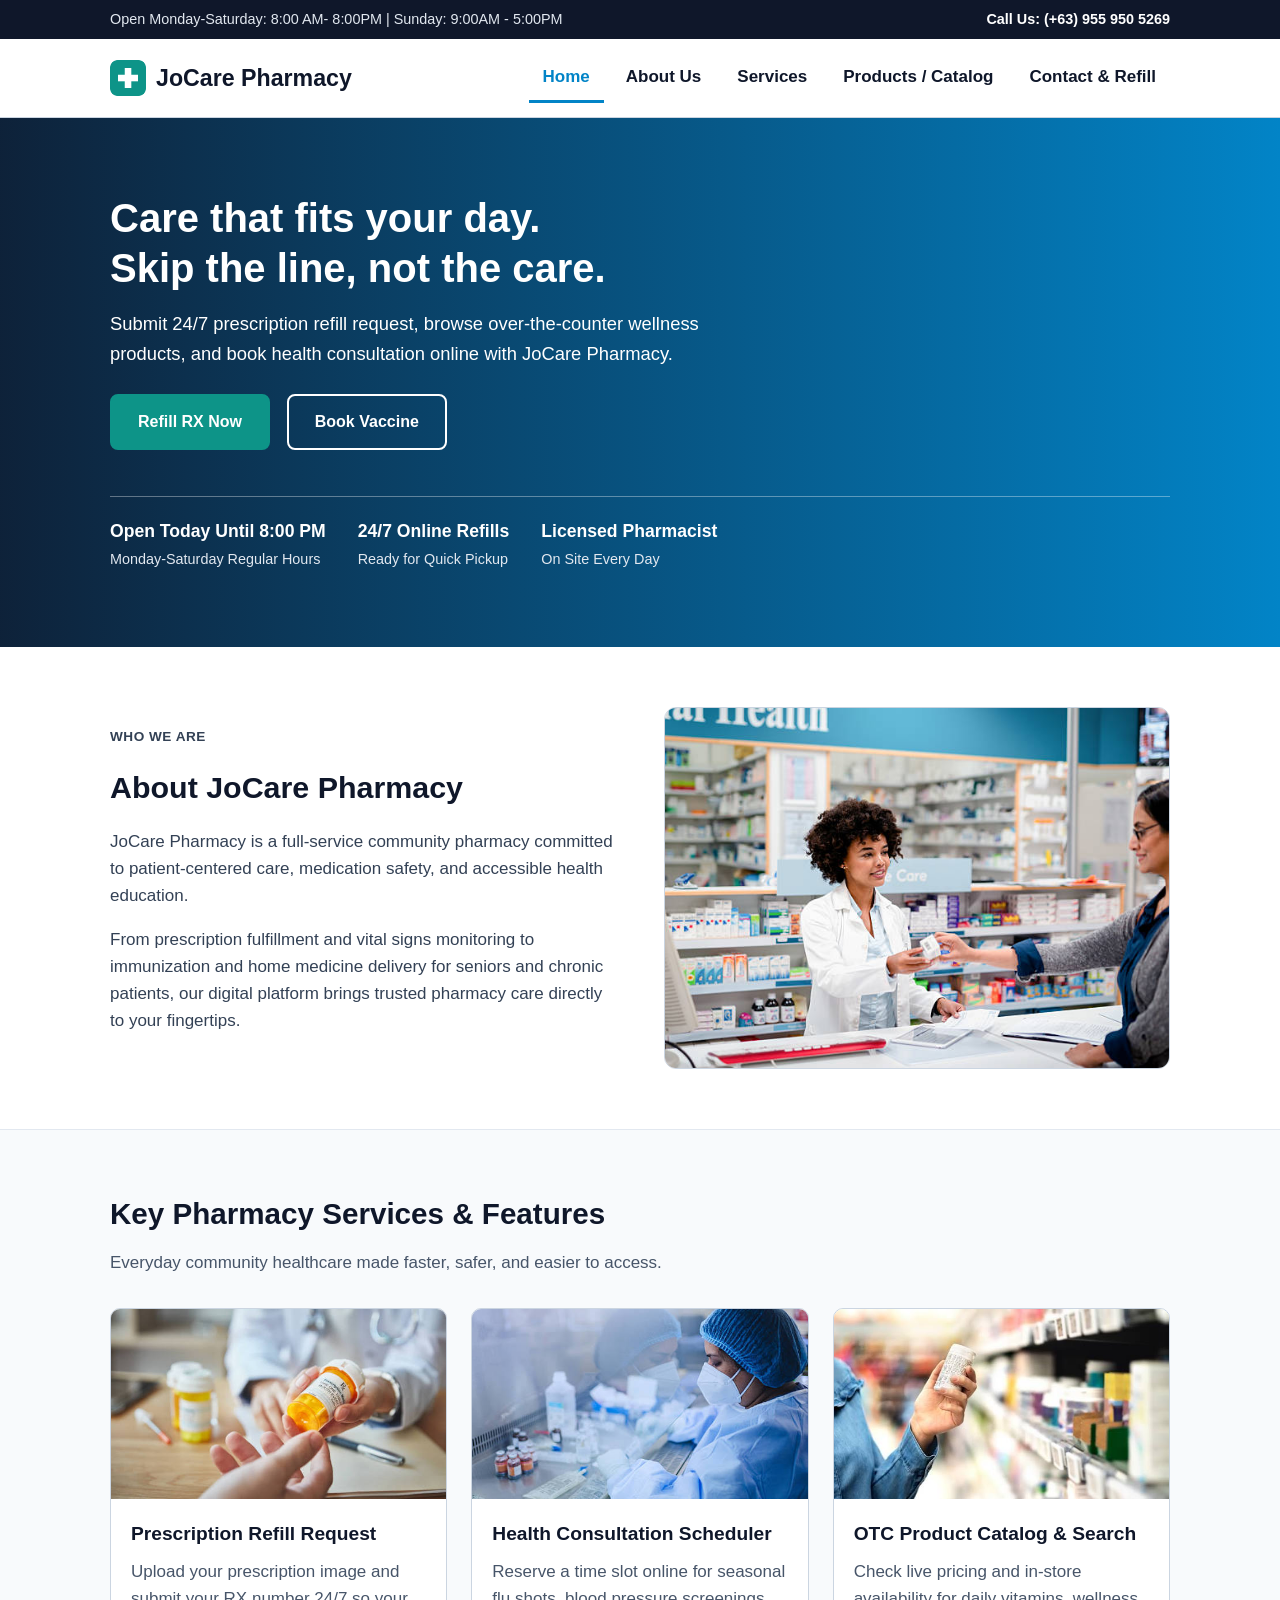
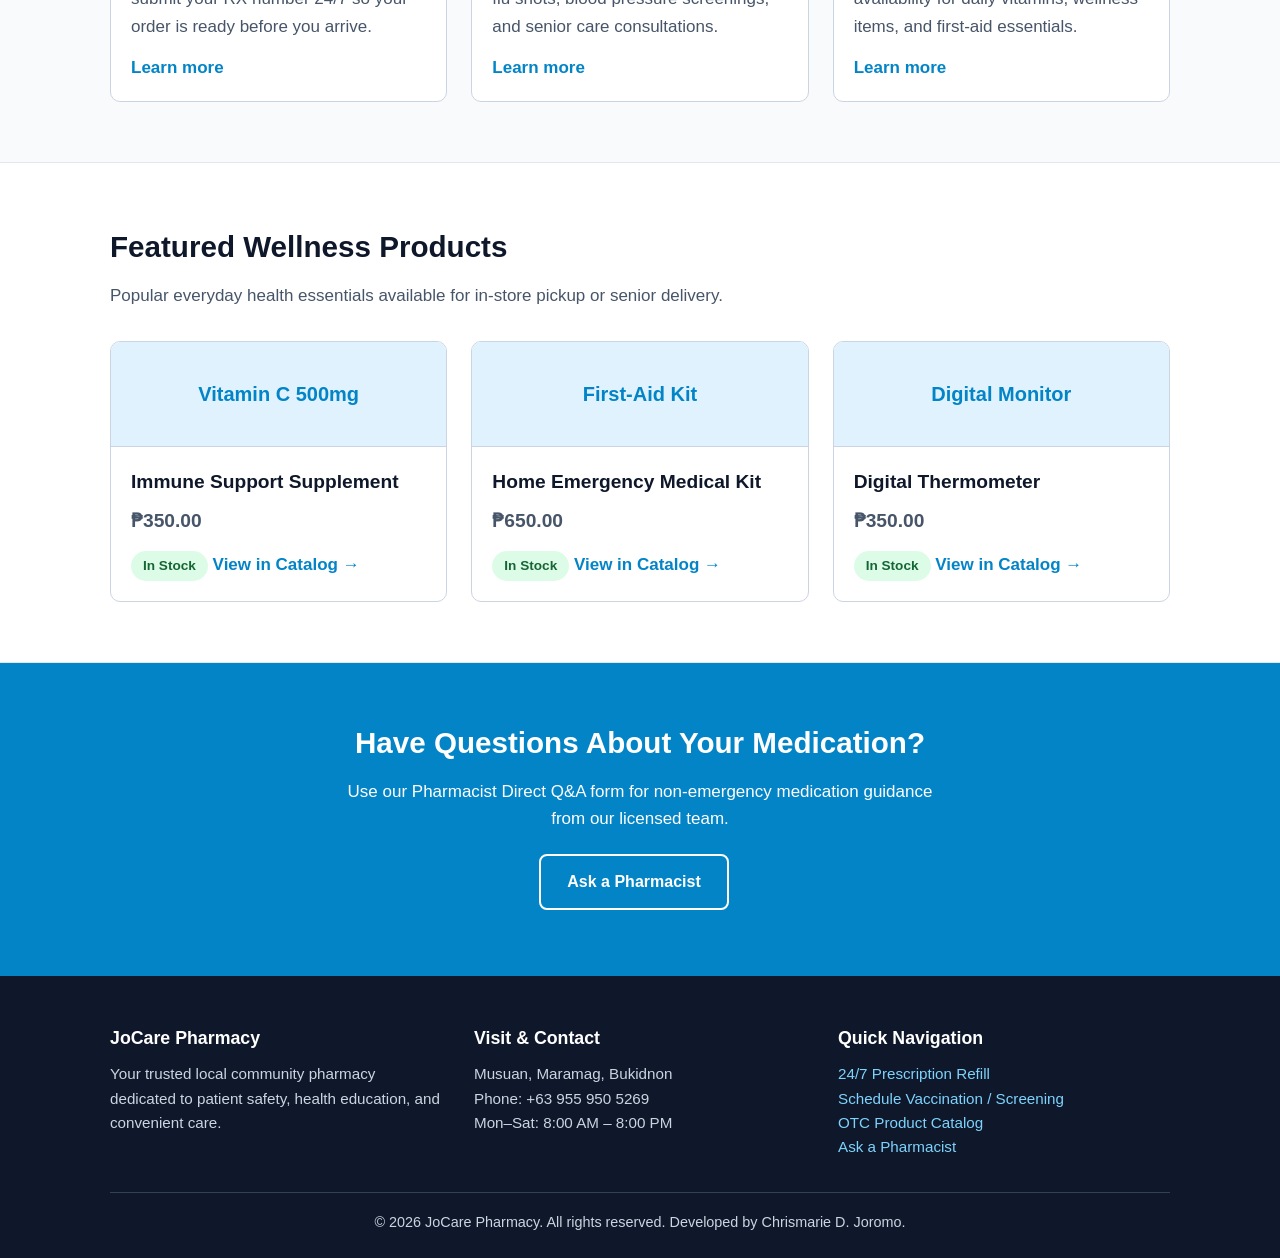
<file: Joromo-website/index.html>
<!DOCTYPE html>
<html lang="en">
<head>
    <meta charset="UTF-8">
    <meta name="viewport" content="width=device-width, initial-scale=1.0">
    <title>JoCare Pharmacy | Home</title>
    <link rel="stylesheet" href="css/style.css">
</head>
<body>

    <!--Information Bar-->
    <div class="top-bar">
        <div class="container">
            <span>Open Monday-Saturday: 8:00 AM- 8:00PM | Sunday: 9:00AM - 5:00PM</span>
            <a href="tel:+(63)9559505269">Call Us: (+63) 955 950 5269</a>
        </div>
    </div>

    <!--Header and Navigation-->
    <header>
        <div class="container header-inner">
            <a href="index.html" class="brand">
                <img src="images/logo.svg.png" alt="JoCare Pharmacy Logo" width="36" height="36">
                <span>JoCare Pharmacy</span>
            </a>
            <nav>
                <ul>
                    <li><a href="index.html" class="active">Home</a></li>
                    <li><a href="about.html">About Us</a></li>
                    <li><a href="services.html">Services</a></li>
                    <li><a href="products.html">Products / Catalog </a></li>
                    <li><a href="contact.html">Contact &amp; Refill</a></li>
                </ul>
            </nav>
        </div>
    </header>

    <main>
        <!--Hero Section-->
        <section class="hero">
            <div class="container">
                <h1>Care that fits your day.<br>Skip the line, not the care.</h1>
                <p class="hero-tagline">
                    Submit 24/7 prescription refill request, browse over-the-counter wellness products, and book health consultation online with JoCare Pharmacy.
                </p>
                <div class="hero-actions">
                    <a href="contact.html#refill-section" class="button-primary">Refill RX Now</a>
                    <a href="contact.html#booking-section" class="button-outline">Book Vaccine</a>
                </div>
                <div class="hero-highlights">
                    <div>
                        <strong>Open Today Until 8:00 PM</strong>
                        <span>Monday-Saturday Regular Hours</span>
                    </div>
                    <div>
                        <strong>24/7 Online Refills</strong>
                        <span>Ready for Quick Pickup</span>
                    </div>
                    <div>
                        <strong>Licensed Pharmacist</strong>
                        <span>On Site Every Day</span>
                    </div>
                </div>
            </div>
        </section>

        <!--About Section-->
        <section class="section-white">
            <div class="container about-layout">
                <div class="about-text">
                    <p class="section-label"> Who We Are</p>
                    <h2>About JoCare Pharmacy</h2>
                    <p>
                        JoCare Pharmacy is a full-service community pharmacy committed to patient-centered care, medication safety, and accessible health education.
                    </p>
                    <p>
                        From prescription fulfillment and vital signs monitoring to immunization and home medicine delivery for seniors and chronic patients, our digital platform brings trusted pharmacy care directly to your fingertips.
                    </p>
                </div>
                <div class="about-image">
                    <img src="images/pharmacist.jpg"  alt="Licensed pharmacist">
                </div>
            </div>
        </section>

        <!--Key Features and Services Section-->
        <section class="section-light">
            <div class="container">
                <div class="section-header">
                    <h2>Key Pharmacy Services &amp; Features</h2>
                    <p>Everyday community healthcare made faster, safer, and easier to access.</p>
                </div>

                <div class="card-grid">
                    <article class="card">
                        <img src="images/medicine.jpg" alt="Prescription medication">
                        <div class="card-body">
                            <h3>Prescription Refill Request</h3>
                            <p>Upload your prescription image and submit your RX number 24/7 so your order is ready before you arrive.</p>
                            <a href="#" class="card-link">Learn more</a>
                        </div>
                    </article>

                    <article class="card">
                        <img src="images/vaccine.jpg" alt="Pharmacist preparing a vaccination">
                        <div class="card-body">
                            <h3>Health Consultation Scheduler</h3>
                            <p>Reserve a time slot online for seasonal flu shots, blood pressure screenings, and senior care consultations.</p>
                            <a href="contact.html#booking-section" class="card-link">Learn more</a>
                        </div>
                    </article>

                    <article class="card">
                        <img src="images/otc.jpg" alt="Over-the-counter vitamins and first-aid supplies">
                        <div class="card-body">
                            <h3>OTC Product Catalog &amp; Search</h3>
                            <p>Check live pricing and in-store availability for daily vitamins, wellness items, and first-aid essentials.</p>
                            <a href="products.html" class="card-link">Learn more</a>
                        </div>
                    </article>
                </div>
            </div>
        </section>

        <!--Featured Wellness Products Section-->
        <section class="section-white">
            <div class="container">
                <div class="section-header">
                    <h2>Featured Wellness Products</h2>
                    <p>Popular everyday health essentials available for in-store pickup or senior delivery.</p>
                </div>

                <div class="card-grid">
                    <article class="card">
                        <div class="product-banner">Vitamin C 500mg</div>
                        <div class="card-body">
                            <h3>Immune Support Supplement</h3>
                            <p class="price">&#8369;350.00</p>
                            <span class="status-badge">In Stock</span>
                            <a href="products.html" class="card-link">View in Catalog &rarr;</a>
                        </div>
                    </article>

                    <article class="card">
                        <div class="product-banner">First-Aid Kit</div>
                        <div class="card-body">
                            <h3>Home Emergency Medical Kit</h3>
                            <p class="price">&#8369;650.00</p>
                            <span class="status-badge">In Stock</span>
                            <a href="products.html" class="card-link">View in Catalog &rarr;</a>
                        </div>
                    </article>

                    <article class="card">
                        <div class="product-banner">Digital Monitor</div>
                        <div class="card-body">
                            <h3>Digital Thermometer</h3>
                            <p class="price">&#8369;350.00</p>
                            <span class="status-badge">In Stock</span>
                            <a href="products.html" class="card-link">View in Catalog &rarr;</a>
                        </div>
                    </article>
                </div>
            </div>
        </section>

        <!--Bottom Call-to-Action-->
        <section class="c-banner">
            <div class="container">
                <h2>Have Questions About Your Medication?</h2>
                <p>Use our Pharmacist Direct Q&amp;A form for non-emergency medication guidance from our licensed team.</p>
                <a href="contact.html#qa-section" class="button-outline">Ask a Pharmacist</a>
            </div>
        </section>
    </main>

    <!--Footer Section-->
    <footer>
        <div class="container">
            <div class="footer-grid">
                <div>
                    <h3>JoCare Pharmacy</h3>
                    <p>Your trusted local community pharmacy dedicated to patient safety, health education, and convenient care.</p>
                </div>
                <div>
                    <h3>Visit &amp; Contact</h3>
                    <p>Musuan, Maramag, Bukidnon<br>Phone: +63 955 950 5269<br>Mon–Sat: 8:00 AM – 8:00 PM</p>
                </div>
                <div>
                   <h3>Quick Navigation</h3>
                    <p>
                        <a href="contact.html#refill-section">24/7 Prescription Refill</a><br>
                        <a href="contact.html#booking-section">Schedule Vaccination / Screening</a><br>
                        <a href="products.html">OTC Product Catalog</a><br>
                        <a href="contact.html#qa-section">Ask a Pharmacist</a>
                    </p>
                </div>
            </div>
            <div class="footer-bottom">
                <p>&copy; 2026 JoCare Pharmacy. All rights reserved. Developed by Chrismarie D. Joromo.</p>
            </div>
        </div>
    </footer>
    <script src="js/apps.js"></script>

</body>
</html>
</file>
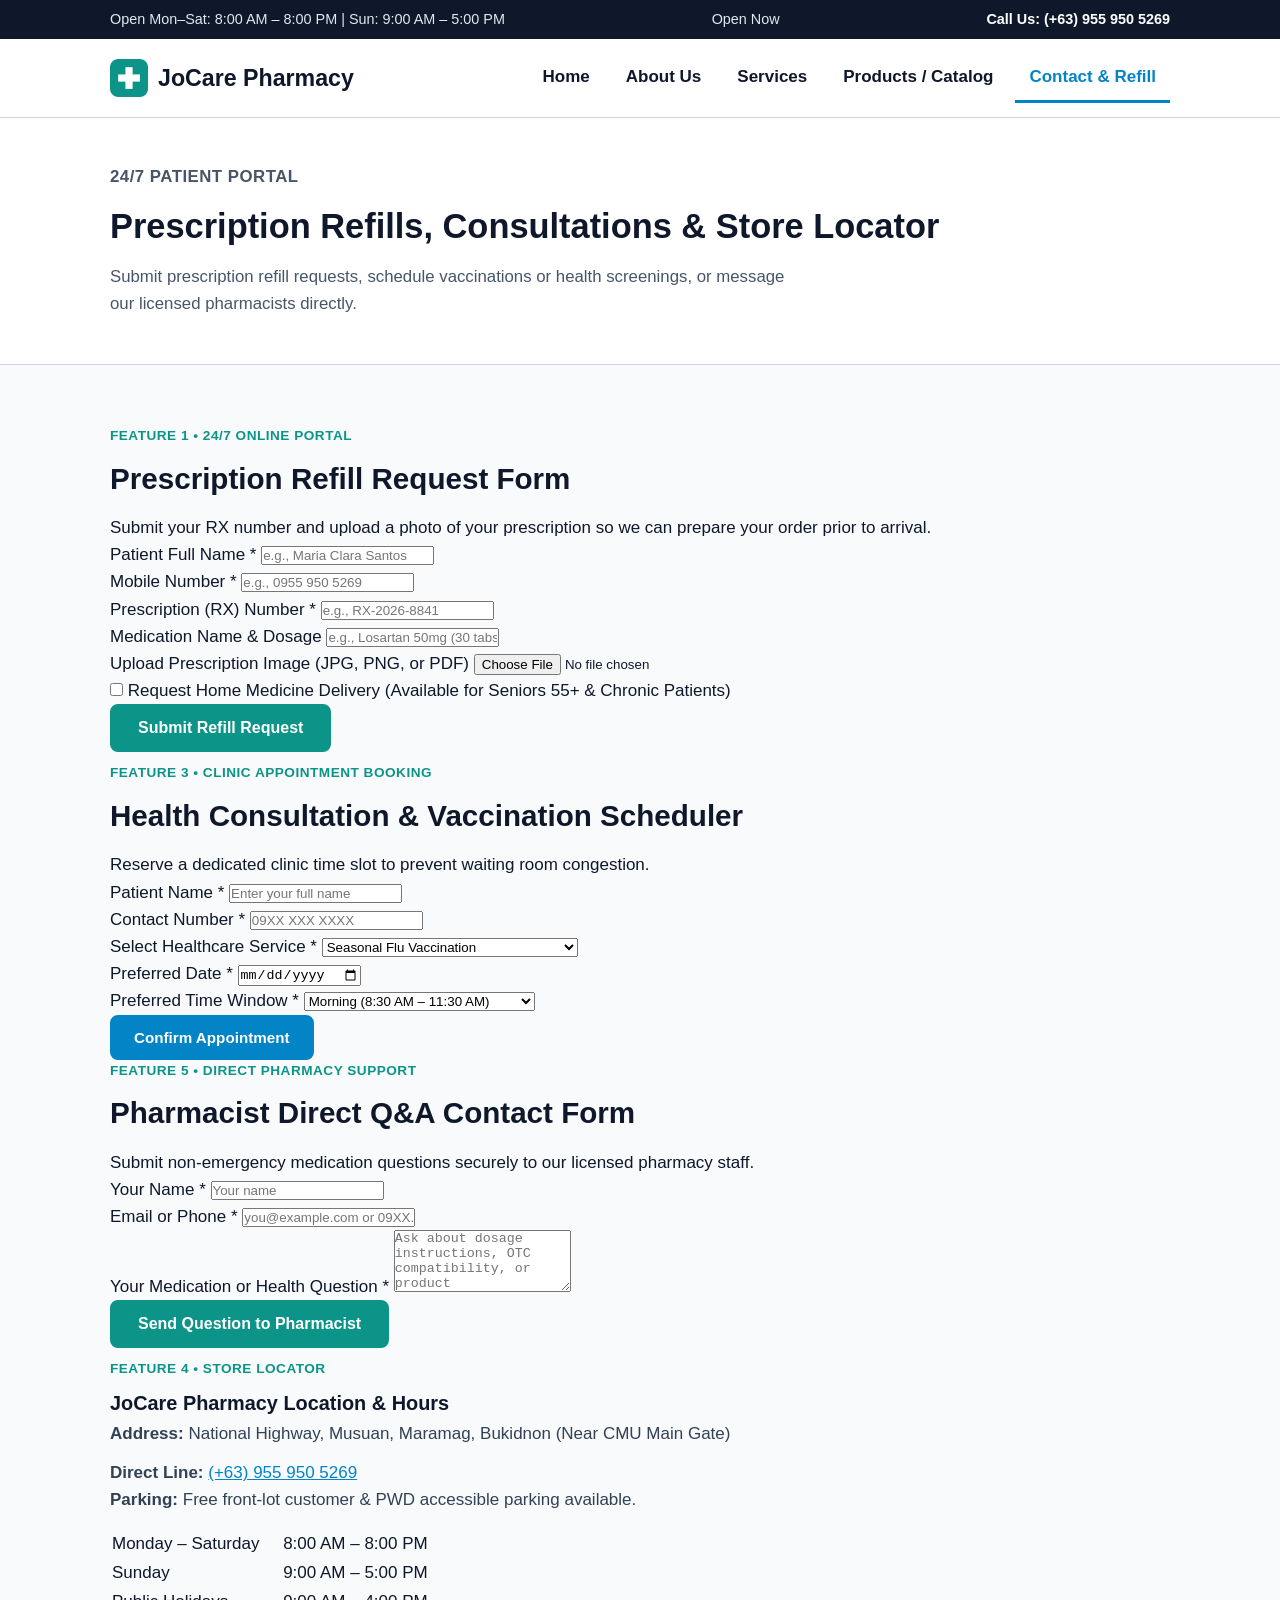
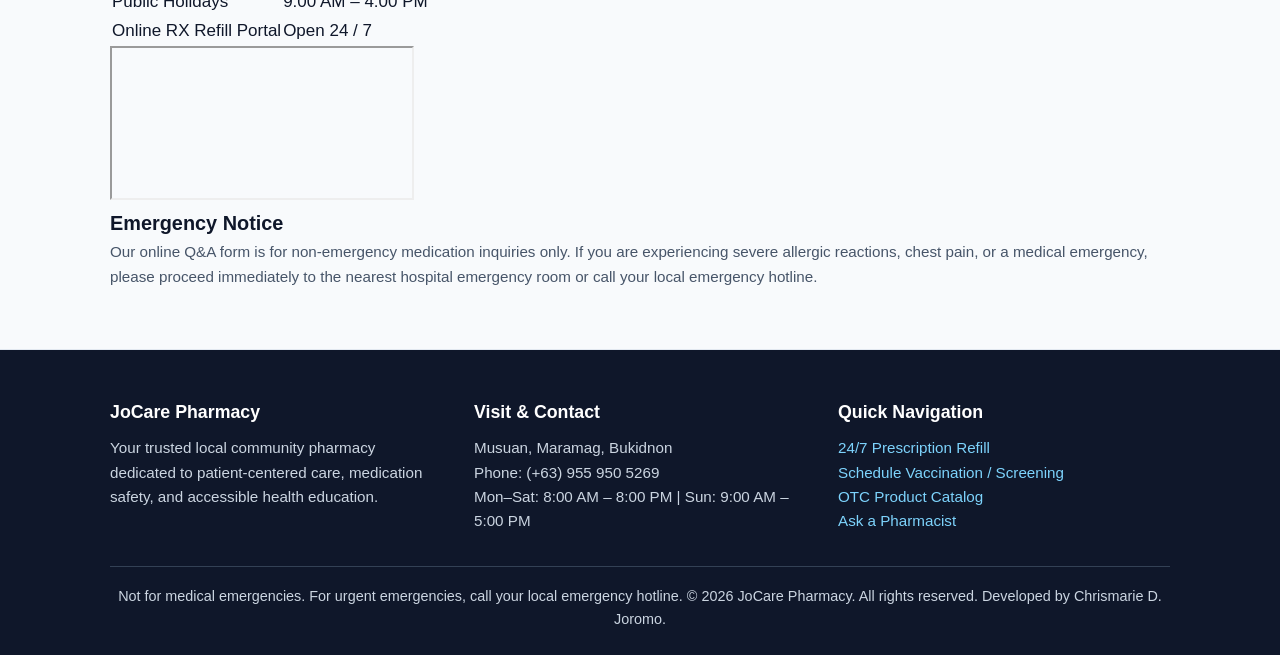
<file: Joromo-website/contact.html>
<!DOCTYPE html>
<html lang="en">
<head>
  <meta charset="UTF-8">
  <meta name="viewport" content="width=device-width, initial-scale=1.0">
  <title>Contact &amp; Refill | JoCare Pharmacy</title>
  <link rel="stylesheet" href="css/style.css">
</head>
<body>

  <!-- Top Information Bar -->
  <div class="top-bar">
    <div class="container">
      <span>Open Mon–Sat: 8:00 AM – 8:00 PM | Sun: 9:00 AM – 5:00 PM</span>
      <span class="status-pill"><span id="live-status-dot" class="status-dot"></span><span id="live-status-text">Open Now</span></span>
      <a href="tel:+639559505269">Call Us: (+63) 955 950 5269</a>
    </div>
  </div>

  <!-- Header and Navigation -->
  <header>
    <div class="container header-inner">
      <a href="index.html" class="brand">
        <img src="images/logo.svg.png" alt="JoCare Pharmacy Logo" width="38" height="38">
        <span>JoCare Pharmacy</span>
      </a>
      <nav aria-label="Main Navigation">
        <ul>
          <li><a href="index.html">Home</a></li>
          <li><a href="about.html">About Us</a></li>
          <li><a href="services.html">Services</a></li>
          <li><a href="products.html">Products / Catalog</a></li>
          <li><a href="contact.html" class="active">Contact &amp; Refill</a></li>
        </ul>
      </nav>
    </div>
  </header>

  <main>
    <!-- Page Header -->
    <section class="page-header">
      <div class="container">
        <p class="section-label">24/7 Patient Portal</p>
        <h1>Prescription Refills, Consultations &amp; Store Locator</h1>
        <p>Submit prescription refill requests, schedule vaccinations or health screenings, or message our licensed pharmacists directly.</p>
      </div>
    </section>

    <!-- Interactive Forms & Store Locator Section -->
    <section class="section-light">
      <div class="container contact-layout">
        <!-- Left Column: Interactive Forms -->
        <div>
          <!-- Feature 1: 24/7 Prescription Refill Request Form -->
          <div id="refill-section" class="form-card">
            <p class="section-label">Feature 1 • 24/7 Online Portal</p>
            <h2>Prescription Refill Request Form</h2>
            <p>Submit your RX number and upload a photo of your prescription so we can prepare your order prior to arrival.</p>

            <form id="refill-form">
              <div class="form-row">
                <div class="form-group">
                  <label for="refill-name">Patient Full Name *</label>
                  <input type="text" id="refill-name" required placeholder="e.g., Maria Clara Santos">
                </div>
                <div class="form-group">
                  <label for="refill-phone">Mobile Number *</label>
                  <input type="tel" id="refill-phone" required placeholder="e.g., 0955 950 5269">
                </div>
              </div>

              <div class="form-row">
                <div class="form-group">
                  <label for="refill-rx">Prescription (RX) Number *</label>
                  <input type="text" id="refill-rx" required placeholder="e.g., RX-2026-8841">
                </div>
                <div class="form-group">
                  <label for="refill-med">Medication Name &amp; Dosage</label>
                  <input type="text" id="refill-med" placeholder="e.g., Losartan 50mg (30 tabs)">
                </div>
              </div>

              <div class="form-group">
                <label for="refill-file">Upload Prescription Image (JPG, PNG, or PDF)</label>
                <input type="file" id="refill-file" accept=".jpg,.jpeg,.png,.pdf">
              </div>

              <div class="form-group">
                <label class="checkbox-label">
                  <input type="checkbox" id="refill-delivery">
                  <span>Request Home Medicine Delivery (Available for Seniors 55+ &amp; Chronic Patients)</span>
                </label>
              </div>

              <button type="submit" class="button-primary">Submit Refill Request</button>
              <div id="refill-feedback" class="form-feedback" role="status"></div>
            </form>
          </div>

          <!-- Feature 3: Health Consultation Scheduler -->
          <div id="booking-section" class="form-card">
            <p class="section-label">Feature 3 • Clinic Appointment Booking</p>
            <h2>Health Consultation &amp; Vaccination Scheduler</h2>
            <p>Reserve a dedicated clinic time slot to prevent waiting room congestion.</p>

            <form id="booking-form">
              <div class="form-row">
                <div class="form-group">
                  <label for="book-name">Patient Name *</label>
                  <input type="text" id="book-name" required placeholder="Enter your full name">
                </div>
                <div class="form-group">
                  <label for="book-phone">Contact Number *</label>
                  <input type="tel" id="book-phone" required placeholder="09XX XXX XXXX">
                </div>
              </div>

              <div class="form-group">
                <label for="book-service">Select Healthcare Service *</label>
                <select id="book-service" required>
                  <option value="Seasonal Flu Vaccination">Seasonal Flu Vaccination</option>
                  <option value="Blood Pressure & Vital Signs Screening">Blood Pressure &amp; Vital Signs Screening</option>
                  <option value="Senior Care Medication Consultation">Senior Care Medication Consultation</option>
                  <option value="Blood Glucose Monitoring">Blood Glucose Monitoring</option>
                </select>
              </div>

              <div class="form-row">
                <div class="form-group">
                  <label for="book-date">Preferred Date *</label>
                  <input type="date" id="book-date" required>
                </div>
                <div class="form-group">
                  <label for="book-time">Preferred Time Window *</label>
                  <select id="book-time" required>
                    <option value="Morning (8:30 AM – 11:30 AM)">Morning (8:30 AM – 11:30 AM)</option>
                    <option value="Afternoon (1:30 PM – 4:30 PM)">Afternoon (1:30 PM – 4:30 PM)</option>
                    <option value="Early Evening (5:00 PM – 7:00 PM)">Early Evening (5:00 PM – 7:00 PM)</option>
                  </select>
                </div>
              </div>

              <button type="submit" class="button-blue">Confirm Appointment</button>
              <div id="booking-feedback" class="form-feedback" role="status"></div>
            </form>
          </div>

          <!-- Feature 5: Pharmacist Direct Q&A Contact Form -->
          <div id="qa-section" class="form-card">
            <p class="section-label">Feature 5 • Direct Pharmacy Support</p>
            <h2>Pharmacist Direct Q&amp;A Contact Form</h2>
            <p>Submit non-emergency medication questions securely to our licensed pharmacy staff.</p>

            <form id="qa-form">
              <div class="form-row">
                <div class="form-group">
                  <label for="qa-name">Your Name *</label>
                  <input type="text" id="qa-name" required placeholder="Your name">
                </div>
                <div class="form-group">
                  <label for="qa-email">Email or Phone *</label>
                  <input type="text" id="qa-email" required placeholder="you@example.com or 09XX...">
                </div>
              </div>

              <div class="form-group">
                <label for="qa-question">Your Medication or Health Question *</label>
                <textarea id="qa-question" rows="4" required placeholder="Ask about dosage instructions, OTC compatibility, or product availability..."></textarea>
              </div>

              <button type="submit" class="button-primary">Send Question to Pharmacist</button>
              <div id="qa-feedback" class="form-feedback" role="status"></div>
            </form>
          </div>
        </div>

        <!-- Right Column: Feature 4 Interactive Store Locator & Hours -->
        <aside>
          <div class="sidebar-card">
            <p class="section-label">Feature 4 • Store Locator</p>
            <h3>JoCare Pharmacy Location &amp; Hours</h3>
            <p style="margin-bottom: 12px; color:#334155;">
              <strong>Address:</strong> National Highway, Musuan, Maramag, Bukidnon (Near CMU Main Gate)
            </p>
            <p style="margin-bottom: 14px; color:#334155;">
              <strong>Direct Line:</strong> <a href="tel:+639559505269">(+63) 955 950 5269</a><br>
              <strong>Parking:</strong> Free front-lot customer &amp; PWD accessible parking available.
            </p>

            <table class="hours-table">
              <tr><td>Monday – Saturday</td><td>8:00 AM – 8:00 PM</td></tr>
              <tr><td>Sunday</td><td>9:00 AM – 5:00 PM</td></tr>
              <tr><td>Public Holidays</td><td>9:00 AM – 4:00 PM</td></tr>
              <tr><td>Online RX Refill Portal</td><td>Open 24 / 7</td></tr>
            </table>

            <iframe
              class="map-frame"
              title="Map showing JoCare Pharmacy in Musuan, Maramag, Bukidnon"
              src="https://www.openstreetmap.org/export/embed.html?bbox=125.0400%2C7.8520%2C125.0650%2C7.8720&amp;layer=mapnik&amp;marker=7.8615%2C125.0525">
            </iframe>
          </div>

          <div class="sidebar-card">
            <h3>Emergency Notice</h3>
            <p style="color:#475569; font-size:0.95rem;">
              Our online Q&amp;A form is for non-emergency medication inquiries only. If you are experiencing severe allergic reactions, chest pain, or a medical emergency, please proceed immediately to the nearest hospital emergency room or call your local emergency hotline.
            </p>
          </div>
        </aside>
      </div>
    </section>
  </main>

  <!-- Footer Section -->
  <footer>
    <div class="container">
      <div class="footer-grid">
        <div>
          <h3>JoCare Pharmacy</h3>
          <p>Your trusted local community pharmacy dedicated to patient-centered care, medication safety, and accessible health education.</p>
        </div>
        <div>
          <h3>Visit &amp; Contact</h3>
          <p>Musuan, Maramag, Bukidnon<br>Phone: (+63) 955 950 5269<br>Mon–Sat: 8:00 AM – 8:00 PM | Sun: 9:00 AM – 5:00 PM</p>
        </div>
        <div>
          <h3>Quick Navigation</h3>
          <p>
            <a href="contact.html#refill-section">24/7 Prescription Refill</a><br>
            <a href="contact.html#booking-section">Schedule Vaccination / Screening</a><br>
            <a href="products.html">OTC Product Catalog</a><br>
            <a href="contact.html#qa-section">Ask a Pharmacist</a>
          </p>
        </div>
      </div>
      <div class="footer-bottom">
        <p>Not for medical emergencies. For urgent emergencies, call your local emergency hotline. &copy; 2026 JoCare Pharmacy. All rights reserved. Developed by Chrismarie D. Joromo.</p>
      </div>
    </div>
  </footer>

</body>
</html>
</file>
<file: Joromo-website/css/style.css>
/*
ApexCare Pharmacy Color Palette:
Primary Blue: #0284c7
Teal Accent: #0d9488
Neutral Light:#f8fafc
Dark Slate: #0f172a
*/

/* Base Styles */
* {
    box-sizing: border-box;
    margin: 0;
    padding: 0;
}


html {
  scroll-behavior: smooth;
}

body {
    font-family: 'Segoe UI', 'Inter', Arial, sans-serif;
    font-size: 17px;
    line-height: 1.6;
    color: #0f172a;
    background-color:#f8fafc;
}

img {
  max-width: 100%;
  display: block;
}

a {
  color: #0284c7
}

:focus-visible {
  outline: 3px solid #0d9488
}

.container {
  max-width: 1100px;
  margin: 0 auto;
  padding: 0 20px;
}

/* Top Bar Information */

.top-bar {
    background-color: #0f172a;
    color: #e2e8f0;
    font-size: 0.9rem;
    padding: 8px 0;
}

.top-bar .container{
    display: flex;
    justify-content: space-between;
    flex-wrap: wrap;
    gap:8px;
}

.top-bar a{
     color: #ffffff;
    text-decoration: none;
    font-weight: bold;
}

.top-bar a:hover{
  text-decoration:underline
}

.status-dot {
  width: 8px;
  height: 8px;
  border-radius: 50%;
  background-color: #10b981;
}

.status-dot.closed {
  background-color: #f59e0b;
}


/* Header & Navigation */
header {
  background-color: #ffffff;
  border-bottom: 1px solid #cbd5e1;
  padding: 14px 0;
}

.header-inner {
  display: flex;
  justify-content: space-between;
  align-items: center;
  flex-wrap: wrap;
  gap: 12px;
}

.brand {
  display: flex;
  align-items: center;
  gap: 10px;
  font-size: 1.45rem;
  font-weight: bold;
  color: #0f172a;
  text-decoration: none;
}

.brand img {
  border-radius: 6px;
}

nav ul {
  list-style: none;
  display: flex;
  gap: 8px;
  flex-wrap: wrap;
}

nav a {
  display: inline-block;
  padding: 10px 14px;
  color: #0f172a;
  text-decoration: none;
  font-weight: 600;
  border-radius: 6px;
}

nav a:hover {
  background-color: #f8fafc;
  color: #0284c7;
}

nav a.active {
  color: #0284c7;
  border-bottom: 3px solid #0284c7;
  border-radius: 0;
}

/* Buttons */
.button-primary {
  display: inline-block;
  padding: 13px 26px;
  margin-right: 12px;
  margin-bottom: 10px;
  background-color: #0d9488;
  color: #ffffff;
  font-weight: bold;
  font-size: 1rem;
  text-decoration: none;
  border: 2px solid #0d9488;
  border-radius: 8px;
}

.button-primary:hover {
  background-color: #0f766e;
  border-color: #0f766e;
}

.button-outline {
  display: inline-block;
  padding: 13px 26px;
  margin-right: 12px;
  margin-bottom: 10px;
  background-color: transparent;
  color: #ffffff;
  font-weight: bold;
  font-size: 1rem;
  text-decoration: none;
  border: 2px solid #ffffff;
  border-radius: 8px;
}

.button-outline:hover {
  background-color: #ffffff;
  color: #0284c7;
}

.button-blue {
  display: inline-block;
  padding: 12px 22px;
  background-color: #0284c7;
  color: #ffffff;
  font-weight: 700;
  font-size: 0.95rem;
  font-family: inherit;
  text-decoration: none;
  border: 2px solid #0284c7;
  border-radius: 8px;
  cursor: pointer;
}

.button-blue:hover {
  background-color: #0369a1;
  border-color: #0369a1;
}

/* Hero Section */
.hero {
  background-color: #0284c7;
  background-image: linear-gradient(90deg, rgba(15, 23, 42, 0.9), rgba(2, 132, 199, 0.85));
  color: #ffffff;
  padding: 75px 0;
}

.hero h1 {
  font-size: 2.5rem;
  line-height: 1.25;
  margin-bottom: 16px;
}

.hero-tagline {
  font-size: 1.15rem;
  max-width: 600px;
  margin-bottom: 26px;
}

.hero-actions {
  margin-bottom: 36px;
}

.hero-highlights {
  display: flex;
  flex-wrap: wrap;
  gap: 32px;
  padding-top: 20px;
  border-top: 1px solid rgba(255, 255, 255, 0.35);
}

.hero-highlights strong {
  display: block;
  font-size: 1.1rem;
}

.hero-highlights span {
  font-size: 0.9rem;
  color: #e2e8f0;
}

/* Page Header (Inner Pages) */
.page-header {
  background-color: #ffffff;
  border-bottom: 1px solid #cbd5e1;
  padding: 46px 0;
}

.page-header h1 {
  font-size: 2.15rem;
  color: #0f172a;
  margin-bottom: 10px;
}

.page-header p {
  max-width: 680px;
  color: #475569;
  font-size: 1.05rem;
}

/* Content Sections */
.section-white{
  background-color: #ffffff;
  padding: 60px 0;
  border-bottom: 1px solid #e2e8f0;
}

.section-light {
  background-color: #f8fafc;
  padding: 60px 0;
  border-bottom: 1px solid #e2e8f0;
}

.section-header {
  max-width: 640px;
  margin-bottom: 32px;
}

.section-label {
  color: #0d9488;
  font-weight: bold;
  margin-bottom: 6px;
}

h2 {
  font-size: 1.85rem;
  color: #0f172a;
  margin-bottom: 12px;
}

.section-header p {
  color: #475569;
}

/* Two-Column Split (About & Services) */
.about-layout {
  display: flex;
  align-items: center;
  gap: 48px;
}

.about-layout.reverse {
  flex-direction: row-reverse;
}

.about-text {
  flex: 1;
}

.about-text p {
  color: #334155;
  margin-bottom: 16px;
}

.about-image {
  flex: 1;
}

.about-image img {
  width: 100%;
  border-radius: 12px;
  border: 1px solid #cbd5e1;
}

.checklist {
  list-style: none;
  margin: 16px 0 22px 0;
}

.checklist li {
  padding-left: 26px;
  position: relative;
  margin-bottom: 8px;
  color: #1e293b;
}

.checklist li::before {
  content: "\2713";
  position: absolute;
  left: 0;
  color: #0d9488;
  font-weight: 700;
}

/* Cards Grid */
.card-grid {
  gap: 24px;
  display : flex;
}

.card {
  flex: 1;
  background-color: #ffffff;
  border: 1px solid #cbd5e1;
  border-radius: 10px;
  overflow: hidden;
}

.card img {
  width: 100%;
  height: 190px;
  object-fit: cover;
  background-color: #e0f2fe;
}

.product-banner {
  background-color: #e0f2fe;
  color: #0284c7;
  font-weight: bold;
  font-size: 1.25rem;
  text-align: center;
  padding: 36px 16px;
  border-bottom: 1px solid #cbd5e1;
}

.card-body {
  padding: 20px;
}

.card-body h3 {
  font-size: 1.2rem;
  margin-bottom: 8px;
}

.card-body p {
  color: #475569;
  margin-bottom: 14px;
}

.card-link {
  color: #0284c7;
  font-weight: bold;
  text-decoration: none;
}

.card-link:hover {
  text-decoration: underline;
}

.price {
  font-size: 1.2rem;
  font-weight: bold;
  color: #0284c7;
  margin-bottom: 8px;
}

.status-badge {
  display: inline-block;
  background-color: #dcfce7;
  color: #166534;
  font-size: 0.85rem;
  font-weight: bold;
  padding: 4px 12px;
  border-radius: 20px;
}

/* About Section */
.about-layout {
  display: flex;
  align-items: center;
  gap: 48px;
}

.about-text {
  flex: 1;
}

.section-label {
  color: #0d9488;
  font-weight: bold;
  text-transform: uppercase;
  font-size: 0.85rem;
  letter-spacing: 0.5px;
  margin-bottom: 8px;
}

.about-text h2 {
  font-size: 1.9rem;
  color: #0f172a;
  margin-bottom: 16px;
}

.about-text p {
  color: #334155;
  margin-bottom: 16px;
}

.about-image {
  flex: 1;
}

.about-image img {
  width: 100%;
  border-radius: 12px;
  border: 1px solid #cbd5e1;
}



/* Call-to-Action Banner */
.c-banner {
  background-color: #0284c7;
  color: #ffffff;
  text-align: center;
  padding: 56px 20px;
}

.c-banner h2 {
  color: #ffffff;
}

.c-banner p {
  max-width: 600px;
  margin: 0 auto 22px auto;
}

/* Footer */
footer {
  background-color: #0f172a;
  color: #cbd5e1;
  padding: 48px 0 24px 0;
  font-size: 0.95rem;
}

.footer-grid {
  display: flex;
  gap: 32px;
  margin-bottom: 32px;
}

.footer-grid > div {
  flex: 1;
}

footer h3 {
  color: #ffffff;
  margin-bottom: 10px;
}

footer a {
  color: #7dd3fc;
  text-decoration: none;
}

footer a:hover {
  text-decoration: underline;
}

.footer-bottom {
  border-top: 1px solid #334155;
  padding-top: 18px;
  text-align: center;
  font-size: 0.9rem;
}


@media (max-width: 768px) {
  .hero h1 {
    font-size: 2rem;
  }

  .about-layout,
  .card-grid,
  .footer-grid {
    flex-direction: column;
  }
}
</file>
